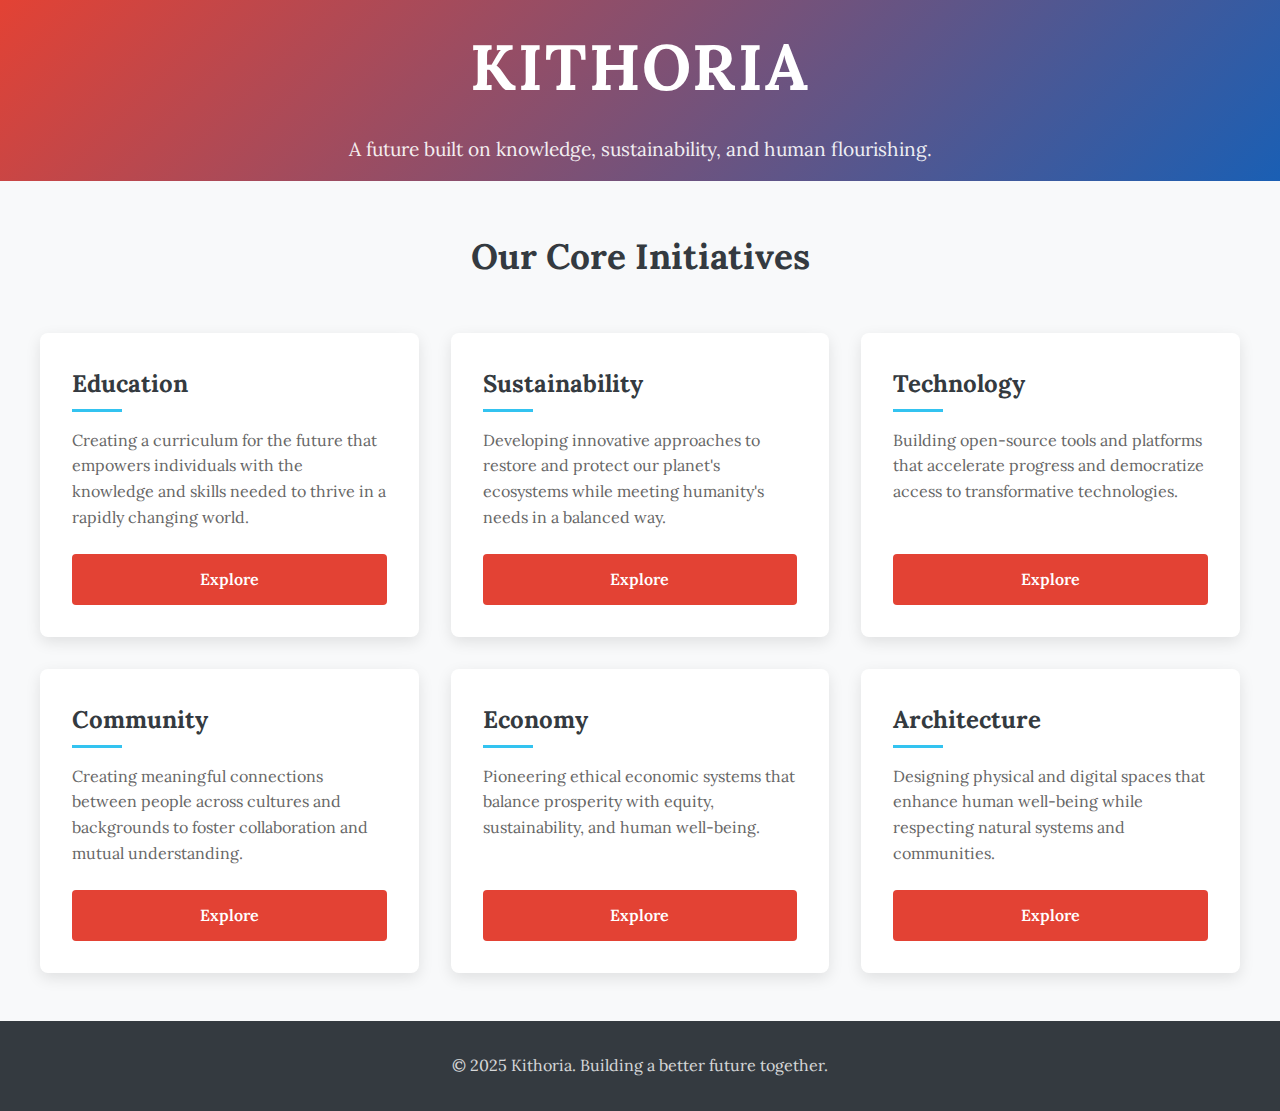
<file: index.html>
<!DOCTYPE html>
<html lang="en">
<head>
    <meta charset="UTF-8">
    <meta name="viewport" content="width=device-width, initial-scale=1.0">
    <title>Kithoria</title>
    <link href="https://fonts.googleapis.com/css2?family=Lora&display=swap" rel="stylesheet">
    <style>
        /* Global Styles */
        :root {
            --primary-color: #E34234;
            --secondary-color: #1a5fb4;
            --accent-color: #33c3f0;
            --light-color: #f8f9fa;
            --dark-color: #343a40;
            --transition: all 0.3s ease;
        }
        
        * {
            margin: 0;
            padding: 0;
            box-sizing: border-box;
        }
        
        body {
            font-family: 'Lora', serif; /* Changed to Lora */
            line-height: 1.6;
            color: #333;
            background-color: #f5f7fa;
        }
        
        a {
            text-decoration: none;
            color: var(--primary-color);
        }
        
        /* Header Styles */
        header {
            background: linear-gradient(135deg, var(--primary-color), var(--secondary-color));
            color: white;
            padding: 1rem 1rem; /* Reduced padding */
            text-align: center;
            box-shadow: 0 4px 6px rgba(0, 0, 0, 0.1);
        }
        
        header h1 {
            font-family: 'Lora', serif; /* Font changed */
            font-size: 4rem;
            margin-bottom: 1rem;
            letter-spacing: 2px;
            text-transform: uppercase;
        }
        
        header p {
            font-size: 1.2rem;
            max-width: 800px;
            margin: 0 auto;
            opacity: 0.9;
        }
        
        /* Hero Section */
        .hero {
            background-color: white;
            padding: 3rem 2rem; /* Reduced padding */
            text-align: center;
            border-bottom: 1px solid #eee;
        }
        
        .hero h2 {
            font-size: 2.5rem;
            margin-bottom: 1.5rem;
            color: var(--dark-color);
            max-width: 900px;
            margin-left: auto;
            margin-right: auto;
        }
        
        .hero p {
            font-size: 1.2rem;
            max-width: 700px;
            margin: 0 auto;
            color: #666;
        }
        
        /* Projects Section */
        .projects {
            padding: 3rem 2rem; /* Reduced padding */
            background-color: var(--light-color);
        }
        
        .projects h2 {
            text-align: center;
            font-size: 2.2rem;
            margin-bottom: 3rem;
            color: var(--dark-color);
        }
        
        .project-grid {
            display: grid;
            grid-template-columns: repeat(auto-fill, minmax(300px, 1fr));
            gap: 2rem;
            max-width: 1200px;
            margin: 0 auto;
        }
        
        .project-card {
            background-color: white;
            border-radius: 8px;
            overflow: hidden;
            box-shadow: 0 5px 15px rgba(0, 0, 0, 0.1);
            transition: var(--transition);
            padding: 2rem;
            display: flex;
            flex-direction: column;
        }
        
        .project-card:hover {
            transform: translateY(-10px);
            box-shadow: 0 15px 30px rgba(0, 0, 0, 0.15);
        }
        
        .project-card h3 {
            font-size: 1.5rem;
            margin-bottom: 1rem;
            color: var(--dark-color);
            position: relative;
            padding-bottom: 0.5rem;
        }
        
        .project-card h3::after {
            content: '';
            position: absolute;
            left: 0;
            bottom: 0;
            width: 50px;
            height: 3px;
            background-color: var(--accent-color);
        }
        
        .project-card p {
            margin-bottom: 1.5rem;
            flex-grow: 1;
            color: #666;
        }
        
        .button {
            display: inline-block;
            background-color: var(--primary-color);
            color: white;
            padding: 0.8rem 1.5rem;
            border-radius: 4px;
            font-weight: 600;
            transition: var(--transition);
            text-align: center;
        }
        
        .button:hover {
            background-color: var(--secondary-color);
            transform: scale(1.05);
        }
        
        /* Footer Styles */
        footer {
            background-color: var(--dark-color);
            color: white;
            text-align: center;
            padding: 2rem;
        }
        
        footer p {
            opacity: 0.8;
        }
        
        /* Responsive Adjustments */
        @media (max-width: 768px) {
            header h1 {
                font-size: 3rem;
            }
            
            .hero h2 {
                font-size: 2rem;
            }
            
            .project-grid {
                grid-template-columns: 1fr;
            }
        }
    </style>
</head>
<body>
    <header>
        <h1>KITHORIA</h1>
        <p>A future built on knowledge, sustainability, and human flourishing.</p>
    </header> 
    <section class="projects">
        <h2>Our Core Initiatives</h2>
        <div class="project-grid">
            <article class="project-card">
                <h3>Education</h3>
                <p>Creating a curriculum for the future that empowers individuals with the knowledge and skills needed to thrive in a rapidly changing world.</p>
                <a href="education/" class="button">Explore</a>
            </article>
            <article class="project-card">
                <h3>Sustainability</h3>
                <p>Developing innovative approaches to restore and protect our planet's ecosystems while meeting humanity's needs in a balanced way.</p>
                <a href="sustainability/" class="button">Explore</a>
            </article>
            <article class="project-card">
                <h3>Technology</h3>
                <p>Building open-source tools and platforms that accelerate progress and democratize access to transformative technologies.</p>
                <a href="technology/" class="button">Explore</a>
            </article>
            <article class="project-card">
                <h3>Community</h3>
                <p>Creating meaningful connections between people across cultures and backgrounds to foster collaboration and mutual understanding.</p>
                <a href="community/" class="button">Explore</a>
            </article>
            <article class="project-card">
                <h3>Economy</h3>
                <p>Pioneering ethical economic systems that balance prosperity with equity, sustainability, and human well-being.</p>
                <a href="economy/" class="button">Explore</a>
            </article>
            <article class="project-card">
                <h3>Architecture</h3>
                <p>Designing physical and digital spaces that enhance human well-being while respecting natural systems and communities.</p>
                <a href="architecture/" class="button">Explore</a>
            </article>
        </div>
    </section>
    <footer>
        <p>© 2025 Kithoria. Building a better future together.</p>
    </footer>
</body>
</html>
</file>
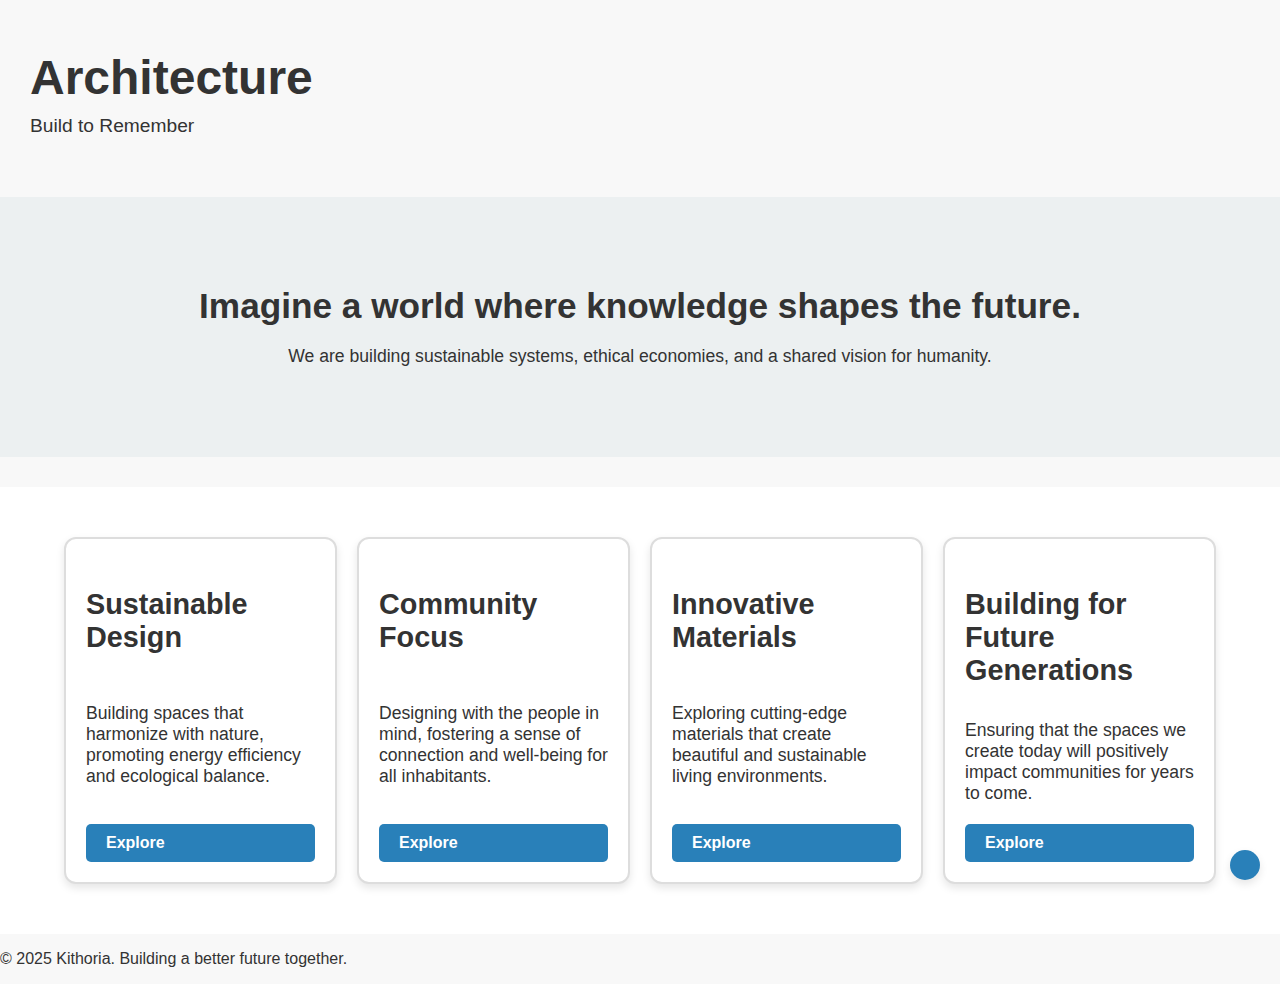
<file: architecture/index.html>
<!DOCTYPE html>
<html lang="en">
<head>
    <meta charset="UTF-8">
    <meta name="viewport" content="width=device-width, initial-scale=1.0">
    <title>Architecture</title>
    <link rel="stylesheet" href="style.css">
</head>
<body>

    <header>
        <h1>Architecture</h1>
        <p>Build to Remember</p>
    </header>

    <section class="hero">
        <h2>Imagine a world where knowledge shapes the future.</h2>
        <p>We are building sustainable systems, ethical economies, and a shared vision for humanity.</p>
    </section>

    <section class="cards-section">
        <div class="container">

            <!-- Card Grid for Content -->
            <div class="card-grid">
                <!-- Example Cards -->
                <div class="card">
                    <h3>Sustainable Design</h3>
                    <p>Building spaces that harmonize with nature, promoting energy efficiency and ecological balance.</p>
                    <a href="sustainable.html" class="card-btn">Explore</a>
                </div>
                <div class="card">
                    <h3>Community Focus</h3>
                    <p>Designing with the people in mind, fostering a sense of connection and well-being for all inhabitants.</p>
                    <a href="architecture/" class="card-btn">Explore</a>
                </div>
                <div class="card">
                    <h3>Innovative Materials</h3>
                    <p>Exploring cutting-edge materials that create beautiful and sustainable living environments.</p>
                    <a href="architecture/" class="card-btn">Explore</a>
                </div>
                <div class="card">
                    <h3>Building for Future Generations</h3>
                    <p>Ensuring that the spaces we create today will positively impact communities for years to come.</p>
                    <a href="architecture/" class="card-btn">Explore</a>
                </div>
                <!-- More cards can be added here -->
            </div>
        </div>
    </section>

    <footer>
        <p>© 2025 Kithoria. Building a better future together.</p>
    </footer>

    <a href="/Kithoria/index.html" class="floating-home-btn">
        <i class="fa fa-home"></i>
    </a>

</body>
</html>
</file>
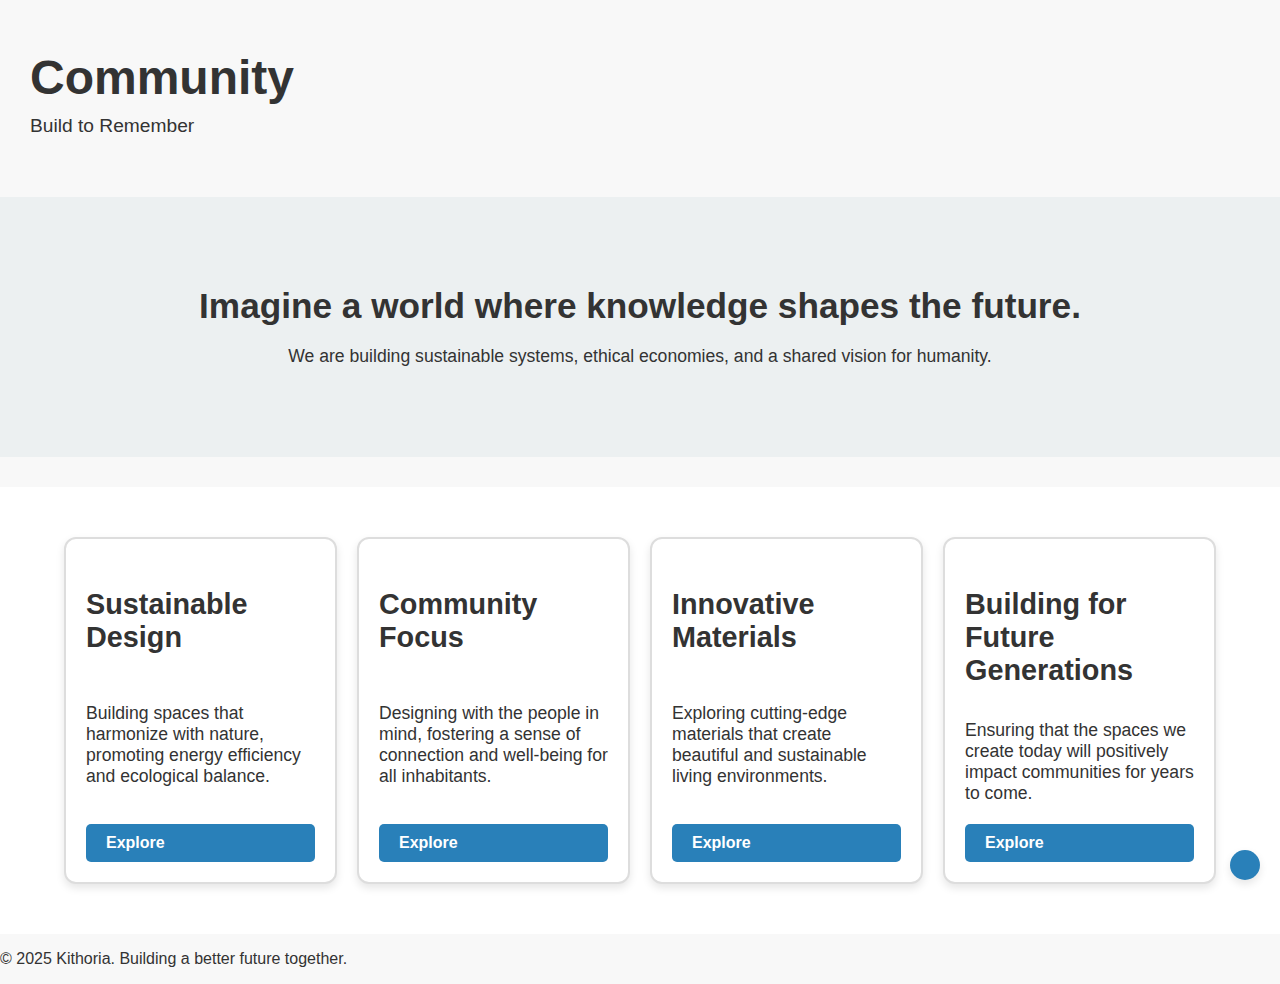
<file: community/index.html>
<!DOCTYPE html>
<html lang="en">
<head>
    <meta charset="UTF-8">
    <meta name="viewport" content="width=device-width, initial-scale=1.0">
    <title>Architecture</title>
<style>
body {
    font-family: Arial, sans-serif;
    margin: 0;
    padding: 0;
    background-color: #f8f8f8;
    color: #333;
}

.container {
    width: 90%;
    margin: 0 auto;
    max-width: 1200px;
}

header {
    text-align: left;
    padding: 50px 0;
    margin-left: 30px;
}

header h1 {
    margin: 0;
    font-size: 3rem;
    text-align: left;  /* Left align main title */
}

header p {
    margin: 10px 0;
    font-size: 1.2rem;
    text-align: left; /* Left align the byline */
}

.hero {
    background-color: #ecf0f1;
    padding: 60px 0;
    text-align: center;
}

.hero h2 {
    font-size: 2.2rem;
    margin-bottom: 20px;
}

.hero p {
    font-size: 1.1rem;
    margin-bottom: 30px;
}

.cards-section {
    padding: 50px 0;
    background-color: white;
    margin-top: 30px;
}

.section-title {
    font-size: 2.5rem;
    margin-bottom: 10px;
    text-align: left;
}

.section-byline {
    font-size: 1.3rem;
    color: #7f8c8d;
    text-align: left;
    margin-bottom: 30px;
}

.card-grid {
    display: grid;
    grid-template-columns: repeat(auto-fill, minmax(250px, 1fr));
    gap: 20px;
}

.card {
    background-color: #ffffff;
    border: 2px solid #ddd; /* Outline added */
    border-radius: 12px; /* Rounded corners */
    box-shadow: 0 4px 8px rgba(0, 0, 0, 0.1);
    padding: 20px;
    transition: transform 0.3s ease-in-out;
    display: flex;
    flex-direction: column;
    justify-content: space-between;
}

.card:hover {
    transform: translateY(-10px);
}

.card h3 {
    font-size: 1.8rem;
    margin-bottom: 15px;
}

.card p {
    font-size: 1.1rem;
    margin-bottom: 20px;
}

.card-btn {
    background-color: #2980b9;
    color: white;
    padding: 10px 20px;
    text-decoration: none;
    border-radius: 5px;
    font-weight: bold;
    display: inline-block;
}

.card-btn:hover {
    background-color: #16a085;
}

.floating-home-btn {
    position: fixed;
    bottom: 20px;
    right: 20px;
    background-color: #2980b9;
    color: white;
    padding: 15px;
    border-radius: 50%;
    box-shadow: 0 4px 8px rgba(0, 0, 0, 0.1);
    font-size: 1.5em;
    text-align: center;
    transition: background-color 0.3s ease;
    z-index: 1000;
}

.floating-home-btn:hover {
    background-color: #16a085;
}

.floating-home-btn i {
    font-size: 1.8em;
}
</style>
</head>
<body>

    <header>
        <h1>Community</h1>
        <p>Build to Remember</p>
    </header>

    <section class="hero">
        <h2>Imagine a world where knowledge shapes the future.</h2>
        <p>We are building sustainable systems, ethical economies, and a shared vision for humanity.</p>
    </section>

    <section class="cards-section">
        <div class="container">

            <!-- Card Grid for Content -->
            <div class="card-grid">
                <!-- Example Cards -->
                <div class="card">
                    <h3>Sustainable Design</h3>
                    <p>Building spaces that harmonize with nature, promoting energy efficiency and ecological balance.</p>
                    <a href="sustainable.html" class="card-btn">Explore</a>
                </div>
                <div class="card">
                    <h3>Community Focus</h3>
                    <p>Designing with the people in mind, fostering a sense of connection and well-being for all inhabitants.</p>
                    <a href="architecture/" class="card-btn">Explore</a>
                </div>
                <div class="card">
                    <h3>Innovative Materials</h3>
                    <p>Exploring cutting-edge materials that create beautiful and sustainable living environments.</p>
                    <a href="architecture/" class="card-btn">Explore</a>
                </div>
                <div class="card">
                    <h3>Building for Future Generations</h3>
                    <p>Ensuring that the spaces we create today will positively impact communities for years to come.</p>
                    <a href="architecture/" class="card-btn">Explore</a>
                </div>
                <!-- More cards can be added here -->
            </div>
        </div>
    </section>

    <footer>
        <p>© 2025 Kithoria. Building a better future together.</p>
    </footer>

    <a href="/Kithoria/index.html" class="floating-home-btn">
        <i class="fa fa-home"></i>
    </a>

</body>
</html>
</file>
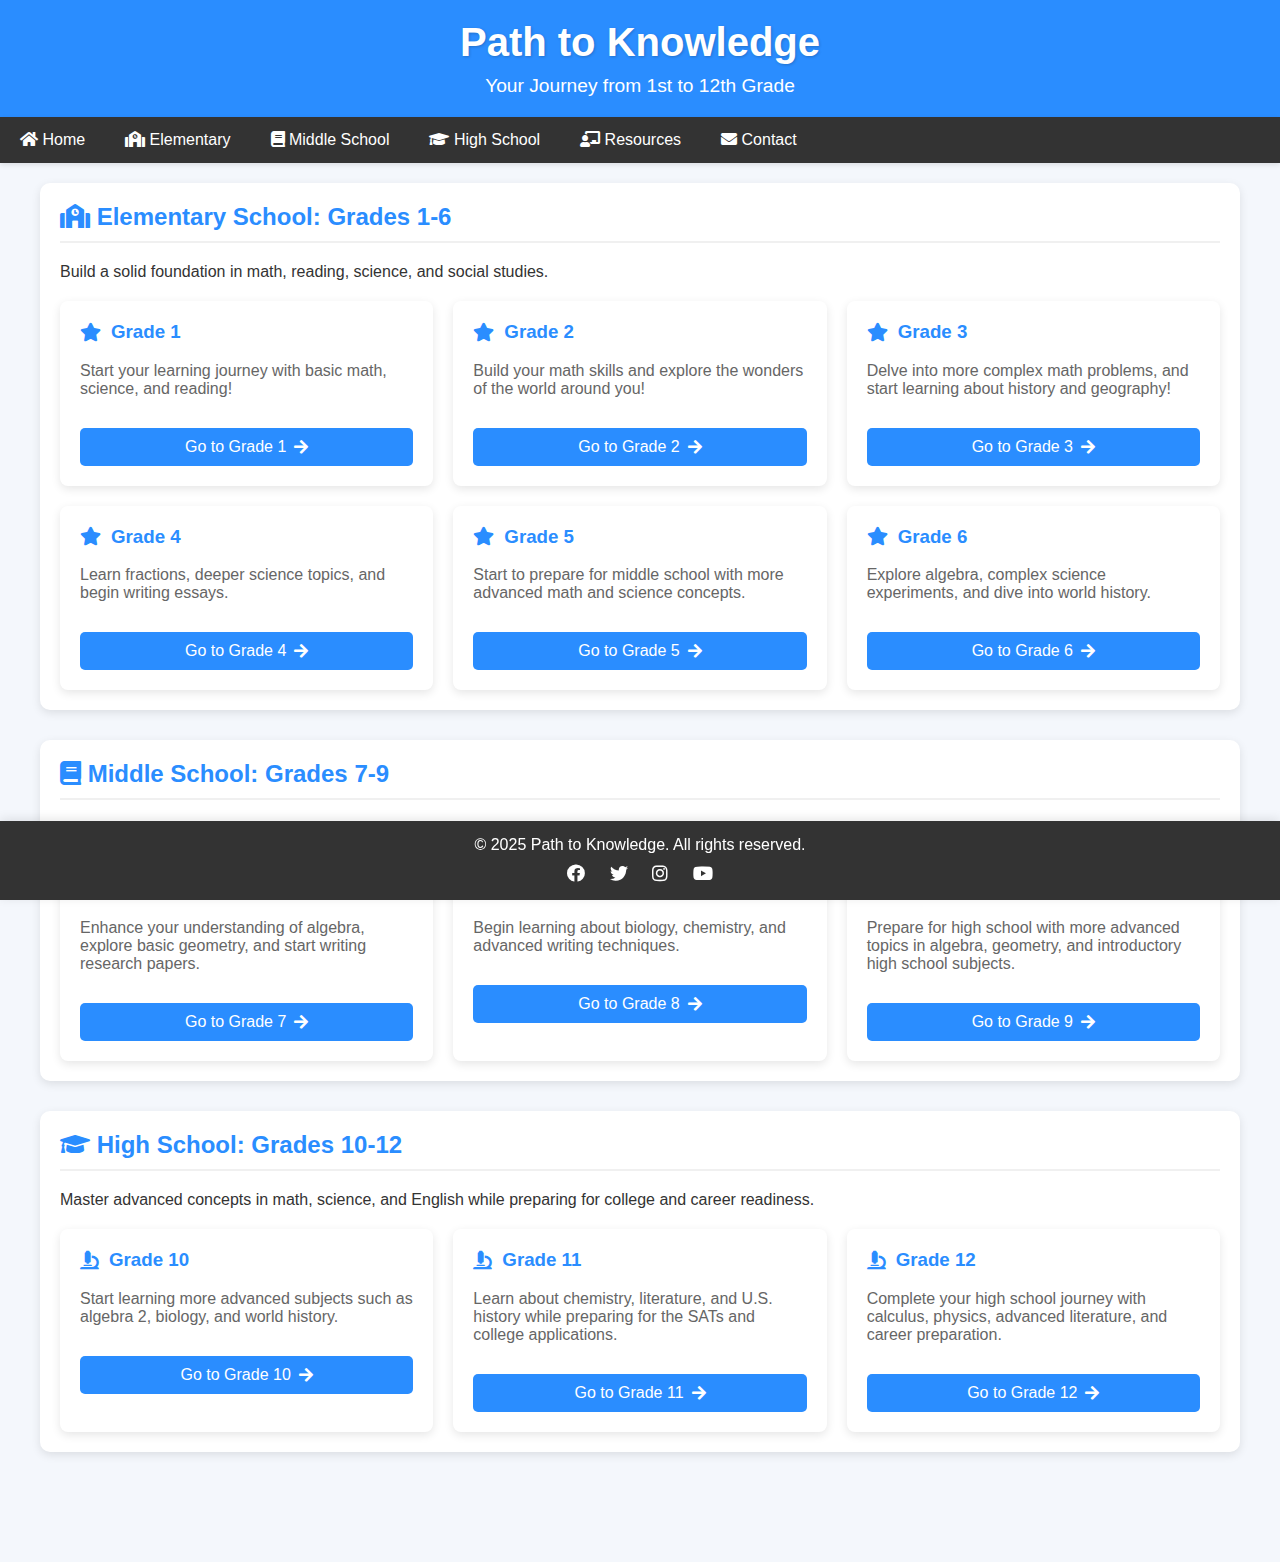
<file: Education/index.html>
<!DOCTYPE html>
<html lang="en">
<head>
    <meta charset="UTF-8">
    <meta name="viewport" content="width=device-width, initial-scale=1.0">
    <title>Path to Knowledge</title>
    <link rel="stylesheet" href="https://cdnjs.cloudflare.com/ajax/libs/font-awesome/5.15.4/css/all.min.css">
    <style>
        /* General styles */
        body {
            font-family: Arial, sans-serif;
            margin: 0;
            padding: 0;
            background-color: #f4f7fc;
            color: #333;
        }
        
        /* Header */
        header {
            background-color: #2a8dff;
            color: white;
            padding: 20px;
            text-align: center;
            box-shadow: 0 2px 10px rgba(0,0,0,0.1);
        }
        
        header h1 {
            margin: 0;
            font-size: 2.5em;
            text-shadow: 1px 1px 3px rgba(0,0,0,0.2);
        }
        
        header p {
            margin: 10px 0 0;
            font-size: 1.2em;
        }
        
        /* Navigation */
        nav {
            background-color: #333;
            overflow: hidden;
            box-shadow: 0 2px 5px rgba(0,0,0,0.1);
        }
        
        nav a {
            float: left;
            display: block;
            color: white;
            padding: 14px 20px;
            text-align: center;
            text-decoration: none;
            transition: all 0.3s ease;
        }
        
        nav a:hover {
            background-color: #ddd;
            color: black;
        }
        
        /* Mobile Hamburger Menu */
        .hamburger-menu {
            display: none;
            position: absolute;
            top: 20px;
            right: 20px;
            font-size: 30px;
            color: white;
            cursor: pointer;
            padding: 10px;
            background: none;
            border: none;
            z-index: 101;
        }
        
        .mobile-menu {
            display: none;
            flex-direction: column;
            align-items: center;
            background-color: #333;
            position: fixed;
            top: 0;
            left: 0;
            width: 100%;
            height: 100%;
            padding: 80px 15px 15px 15px;
            box-sizing: border-box;
            z-index: 100;
            overflow-y: auto;
        }
        
        .mobile-menu.open {
            display: flex;
        }
        
        .mobile-menu a {
            padding: 12px 25px;
            font-size: 18px;
            width: 80%;
            text-align: center;
            text-decoration: none;
            color: white;
            border-radius: 8px;
            margin-bottom: 10px;
            transition: all 0.3s ease;
            background-color: rgba(255,255,255,0.1);
        }
        
        .mobile-menu a:hover {
            background-color: #ddd;
            color: black;
        }
        
        /* Container for main content */
        .container {
            padding: 20px;
            max-width: 1200px;
            margin: 0 auto;
            margin-bottom: 60px; /* Space for footer */
        }
        
        /* School level sections */
        .school-level {
            background-color: white;
            border-radius: 10px;
            padding: 20px;
            margin-bottom: 30px;
            box-shadow: 0 3px 10px rgba(0,0,0,0.1);
        }
        
        .school-level h2 {
            color: #2a8dff;
            border-bottom: 2px solid #f0f0f0;
            padding-bottom: 10px;
            margin-top: 0;
        }
        
        /* Grade cards grid */
        .grade-grid {
            display: grid;
            grid-template-columns: repeat(auto-fill, minmax(300px, 1fr));
            gap: 20px;
            margin-top: 20px;
        }
        
        /* Grade section styling */
        .grade-section {
            background-color: #fff;
            border-radius: 8px;
            padding: 20px;
            box-shadow: 0 3px 10px rgba(0,0,0,0.1);
            transition: all 0.3s ease;
        }
        
        .grade-section:hover {
            transform: translateY(-5px);
            box-shadow: 0 8px 15px rgba(0,0,0,0.1);
        }
        
        .grade-section h3 {
            color: #2a8dff;
            margin-top: 0;
            display: flex;
            align-items: center;
        }
        
        .grade-section h3 i {
            margin-right: 10px;
        }
        
        .grade-section p {
            color: #666;
            margin-bottom: 20px;
        }
        
        /* Grade button styling */
        .grade-button {
            background-color: #2a8dff;
            color: white;
            padding: 10px 20px;
            border: none;
            border-radius: 5px;
            cursor: pointer;
            margin-top: 10px;
            transition: all 0.3s ease;
            font-size: 16px;
            display: inline-flex;
            align-items: center;
            justify-content: center;
            width: 100%;
        }
        
        .grade-button:hover {
            background-color: #1a70c4;
            transform: translateY(-3px);
            box-shadow: 0 4px 8px rgba(0,0,0,0.1);
        }
        
        .grade-button i {
            margin-left: 8px;
        }
        
        /* Footer styling */
        footer {
            background-color: #333;
            color: white;
            text-align: center;
            padding: 15px 0;
            position: fixed;
            bottom: 0;
            width: 100%;
            box-shadow: 0 -2px 10px rgba(0,0,0,0.1);
            z-index: 90;
        }
        
        footer p {
            margin: 0;
        }
        
        .social-icons {
            margin-top: 10px;
        }
        
        .social-icons a {
            color: white;
            margin: 0 10px;
            font-size: 18px;
            transition: color 0.3s ease;
        }
        
        .social-icons a:hover {
            color: #2a8dff;
        }
        
        /* Back to top button */
        .back-to-top {
            position: fixed;
            bottom: 70px;
            right: 20px;
            background-color: #2a8dff;
            color: white;
            border: none;
            border-radius: 50%;
            width: 50px;
            height: 50px;
            text-align: center;
            line-height: 50px;
            font-size: 20px;
            cursor: pointer;
            box-shadow: 0 2px 10px rgba(0,0,0,0.2);
            z-index: 99;
            opacity: 0;
            visibility: hidden;
            transition: all 0.3s ease;
        }
        
        .back-to-top.visible {
            opacity: 1;
            visibility: visible;
        }
        
        .back-to-top:hover {
            background-color: #1a70c4;
        }
        
        /* Responsive styles */
        @media (max-width: 768px) {
            .hamburger-menu {
                display: block;
            }
            
            nav {
                display: none;
            }
            
            .grade-grid {
                grid-template-columns: 1fr;
            }
            
            header h1 {
                font-size: 1.8em;
                margin-right: 40px;
            }
            
            .container {
                padding: 15px;
            }
        }
    </style>
</head>
<body>

<header>
    <h1>Path to Knowledge</h1>
    <p>Your Journey from 1st to 12th Grade</p>
    <button class="hamburger-menu" id="hamburger" onclick="toggleMenu()">&#9776;</button>
</header>

<nav>
    <a href="#"><i class="fas fa-home"></i> Home</a>
    <a href="#elementary"><i class="fas fa-school"></i> Elementary</a>
    <a href="#middle-school"><i class="fas fa-book"></i> Middle School</a>
    <a href="#high-school"><i class="fas fa-graduation-cap"></i> High School</a>
    <a href="#"><i class="fas fa-chalkboard-teacher"></i> Resources</a>
    <a href="#"><i class="fas fa-envelope"></i> Contact</a>
</nav>

<!-- Mobile menu -->
<div class="mobile-menu" id="mobile-menu">
    <a href="#"><i class="fas fa-home"></i> Home</a>
    <a href="#elementary"><i class="fas fa-school"></i> Elementary</a>
    <a href="#middle-school"><i class="fas fa-book"></i> Middle School</a>
    <a href="#high-school"><i class="fas fa-graduation-cap"></i> High School</a>
    <a href="#"><i class="fas fa-chalkboard-teacher"></i> Resources</a>
    <a href="#"><i class="fas fa-envelope"></i> Contact</a>
</div>

<div class="container">

    <!-- Elementary School (Grades 1-6) -->
    <section id="elementary" class="school-level">
        <h2><i class="fas fa-school"></i> Elementary School: Grades 1-6</h2>
        <p>Build a solid foundation in math, reading, science, and social studies.</p>

        <div class="grade-grid">
            <section class="grade-section" id="grade1">
                <h3><i class="fas fa-star"></i> Grade 1</h3>
                <p>Start your learning journey with basic math, science, and reading!</p>
                <button class="grade-button" onclick="window.location.href='grade1.html'">Go to Grade 1 <i class="fas fa-arrow-right"></i></button>
            </section>

            <section class="grade-section" id="grade2">
                <h3><i class="fas fa-star"></i> Grade 2</h3>
                <p>Build your math skills and explore the wonders of the world around you!</p>
                <button class="grade-button" onclick="window.location.href='grade2.html'">Go to Grade 2 <i class="fas fa-arrow-right"></i></button>
            </section>

            <section class="grade-section" id="grade3">
                <h3><i class="fas fa-star"></i> Grade 3</h3>
                <p>Delve into more complex math problems, and start learning about history and geography!</p>
                <button class="grade-button" onclick="window.location.href='grade3.html'">Go to Grade 3 <i class="fas fa-arrow-right"></i></button>
            </section>

            <section class="grade-section" id="grade4">
                <h3><i class="fas fa-star"></i> Grade 4</h3>
                <p>Learn fractions, deeper science topics, and begin writing essays.</p>
                <button class="grade-button" onclick="window.location.href='grade4.html'">Go to Grade 4 <i class="fas fa-arrow-right"></i></button>
            </section>

            <section class="grade-section" id="grade5">
                <h3><i class="fas fa-star"></i> Grade 5</h3>
                <p>Start to prepare for middle school with more advanced math and science concepts.</p>
                <button class="grade-button" onclick="window.location.href='grade5.html'">Go to Grade 5 <i class="fas fa-arrow-right"></i></button>
            </section>

            <section class="grade-section" id="grade6">
                <h3><i class="fas fa-star"></i> Grade 6</h3>
                <p>Explore algebra, complex science experiments, and dive into world history.</p>
                <button class="grade-button" onclick="window.location.href='grade6.html'">Go to Grade 6 <i class="fas fa-arrow-right"></i></button>
            </section>
        </div>
    </section>

    <!-- Middle School (Grades 7-9) -->
    <section id="middle-school" class="school-level">
        <h2><i class="fas fa-book"></i> Middle School: Grades 7-9</h2>
        <p>Enhance your skills in math, science, literature, and social studies while preparing for high school.</p>

        <div class="grade-grid">
            <section class="grade-section" id="grade7">
                <h3><i class="fas fa-pencil-alt"></i> Grade 7</h3>
                <p>Enhance your understanding of algebra, explore basic geometry, and start writing research papers.</p>
                <button class="grade-button" onclick="window.location.href='grade7.html'">Go to Grade 7 <i class="fas fa-arrow-right"></i></button>
            </section>

            <section class="grade-section" id="grade8">
                <h3><i class="fas fa-pencil-alt"></i> Grade 8</h3>
                <p>Begin learning about biology, chemistry, and advanced writing techniques.</p>
                <button class="grade-button" onclick="window.location.href='grade8.html'">Go to Grade 8 <i class="fas fa-arrow-right"></i></button>
            </section>

            <section class="grade-section" id="grade9">
                <h3><i class="fas fa-pencil-alt"></i> Grade 9</h3>
                <p>Prepare for high school with more advanced topics in algebra, geometry, and introductory high school subjects.</p>
                <button class="grade-button" onclick="window.location.href='grade9.html'">Go to Grade 9 <i class="fas fa-arrow-right"></i></button>
            </section>
        </div>
    </section>

    <!-- High School (Grades 10-12) -->
    <section id="high-school" class="school-level">
        <h2><i class="fas fa-graduation-cap"></i> High School: Grades 10-12</h2>
        <p>Master advanced concepts in math, science, and English while preparing for college and career readiness.</p>

        <div class="grade-grid">
            <section class="grade-section" id="grade10">
                <h3><i class="fas fa-microscope"></i> Grade 10</h3>
                <p>Start learning more advanced subjects such as algebra 2, biology, and world history.</p>
                <button class="grade-button" onclick="window.location.href='grade10.html'">Go to Grade 10 <i class="fas fa-arrow-right"></i></button>
            </section>

            <section class="grade-section" id="grade11">
                <h3><i class="fas fa-microscope"></i> Grade 11</h3>
                <p>Learn about chemistry, literature, and U.S. history while preparing for the SATs and college applications.</p>
                <button class="grade-button" onclick="window.location.href='grade11.html'">Go to Grade 11 <i class="fas fa-arrow-right"></i></button>
            </section>

            <section class="grade-section" id="grade12">
                <h3><i class="fas fa-microscope"></i> Grade 12</h3>
                <p>Complete your high school journey with calculus, physics, advanced literature, and career preparation.</p>
                <button class="grade-button" onclick="window.location.href='grade12.html'">Go to Grade 12 <i class="fas fa-arrow-right"></i></button>
            </section>
        </div>
    </section>

</div>

<!-- Back to top button -->
<a href="#" class="back-to-top" id="back-to-top"><i class="fas fa-arrow-up"></i></a>

<footer>
    <p>&copy; 2025 Path to Knowledge. All rights reserved.</p>
    <div class="social-icons">
        <a href="#"><i class="fab fa-facebook"></i></a>
        <a href="#"><i class="fab fa-twitter"></i></a>
        <a href="#"><i class="fab fa-instagram"></i></a>
        <a href="#"><i class="fab fa-youtube"></i></a>
    </div>
</footer>

<script>
    // Toggle mobile menu
    function toggleMenu() {
        const menu = document.getElementById('mobile-menu');
        const hamburger = document.getElementById('hamburger');
        menu.classList.toggle('open');
        
        if(menu.classList.contains('open')) {
            hamburger.innerHTML = '&#10006;'; // X symbol
        } else {
            hamburger.innerHTML = '&#9776;'; // Hamburger icon
        }
    }
    
    // Back to top button visibility
    window.onscroll = function() {
        const backToTop = document.getElementById('back-to-top');
        if (document.body.scrollTop > 200 || document.documentElement.scrollTop > 200) {
            backToTop.classList.add('visible');
        } else {
            backToTop.classList.remove('visible');
        }
    };
    
    // Smooth scrolling for anchor links
    document.querySelectorAll('a[href^="#"]').forEach(anchor => {
        anchor.addEventListener('click', function(e) {
            e.preventDefault();
            const target = document.querySelector(this.getAttribute('href'));
            if (target) {
                window.scrollTo({
                    top: target.offsetTop,
                    behavior: 'smooth'
                });
            }
        });
    });
</script>

</body>
</html>
</file>
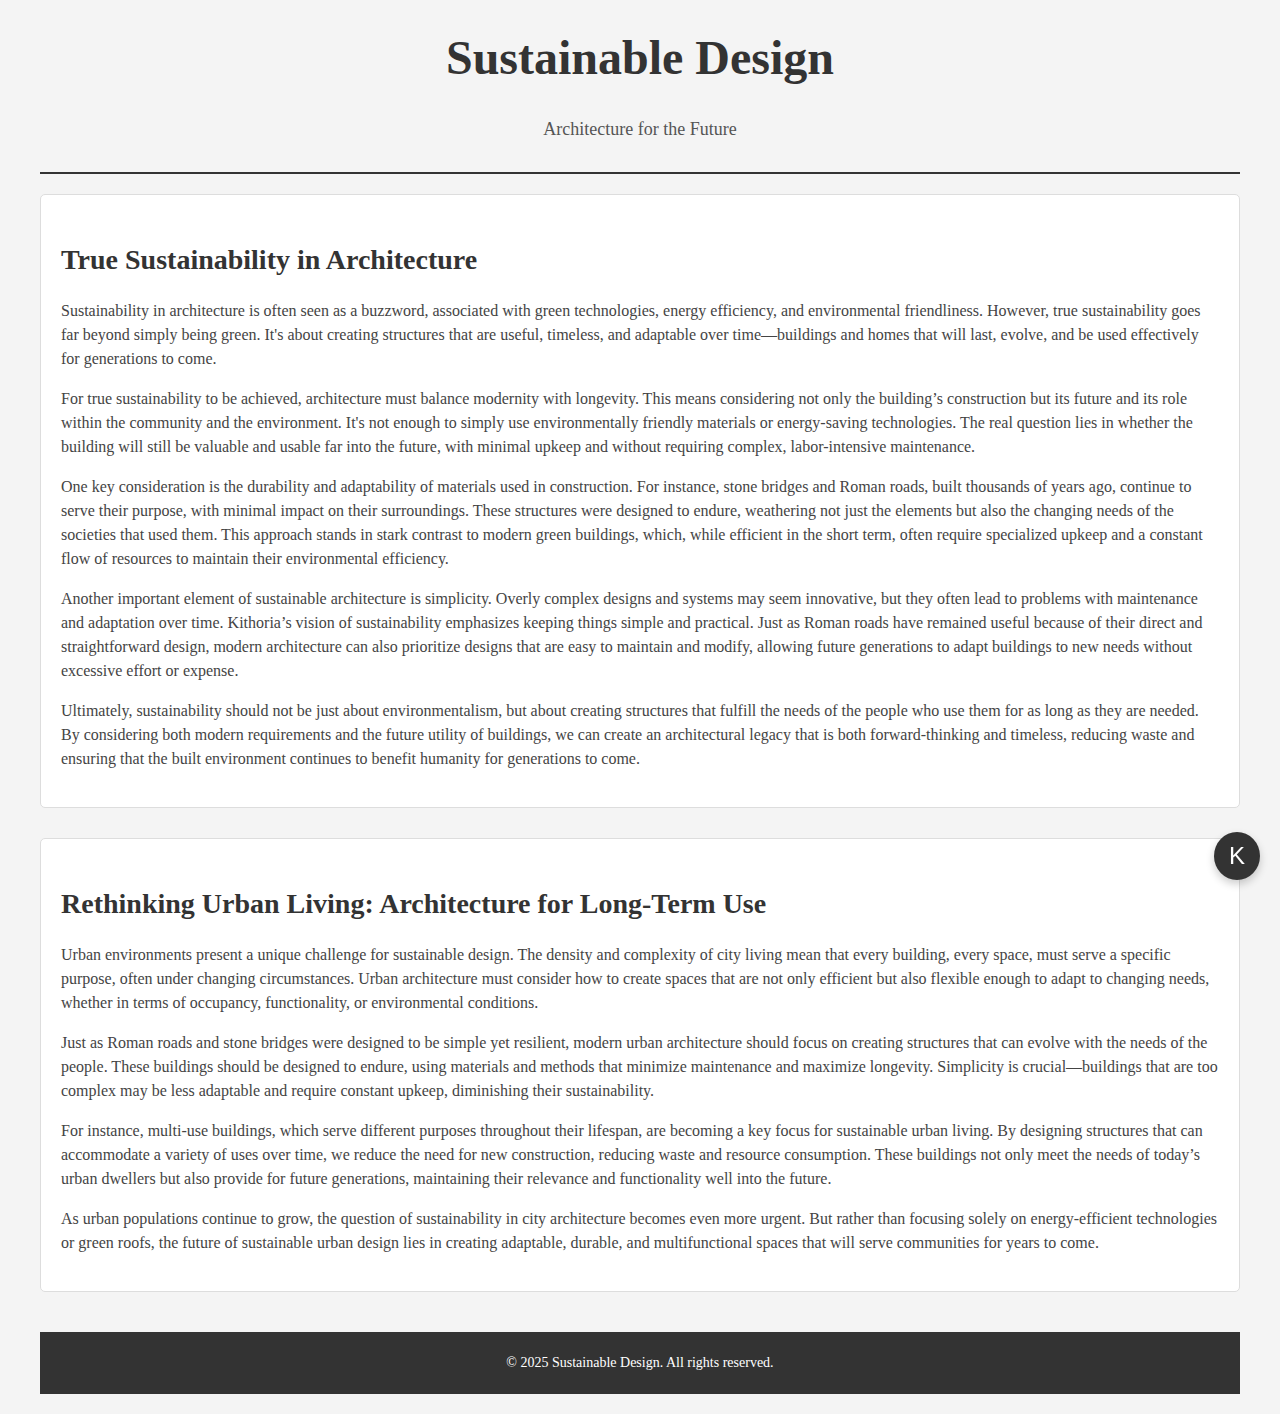
<file: architecture/sustainable.html>
<!DOCTYPE html>
<html lang="en">
<head>
    <meta charset="UTF-8">
    <meta name="viewport" content="width=device-width, initial-scale=1.0">
    <title>Sustainable Design: Architecture for the Future</title>
    <style>
        /* General Body Styling */
        body {
            font-family: 'Times New Roman', Times, serif;
            margin: 0;
            padding: 0;
            background-color: #f4f4f4;
            color: #333;
            line-height: 1.6;
        }

        /* Page Layout */
        .container {
            max-width: 1200px;
            margin: 0 auto;
            padding: 20px;
        }

        /* Header Section */
        header {
            text-align: center;
            margin-bottom: 20px;
            padding-bottom: 10px;
            border-bottom: 2px solid #333;
        }

        header h1 {
            font-size: 48px;
            font-weight: bold;
            margin: 0;
        }

        header p {
            font-size: 18px;
            color: #555;
        }

        /* Main Content Layout (One Column) */
        .main-content {
            display: flex;
            flex-direction: column;
            gap: 30px;
        }

        /* Articles */
        .article {
            background-color: white;
            padding: 20px;
            border-radius: 5px;
            border: 1px solid #ddd;
        }

        .article h2 {
            font-size: 28px;
            font-weight: bold;
            margin-bottom: 10px;
        }

        .article p {
            font-size: 16px;
            color: #444;
            line-height: 1.5;
        }

        /* Footer Section */
        footer {
            text-align: center;
            padding: 20px 0;
            background-color: #333;
            color: white;
            margin-top: 40px;
        }

        footer p {
            margin: 0;
            font-size: 14px;
        }

        /* Floating Button Styling */
        .floating-button {
            position: fixed;
            bottom: 20px;
            right: 20px;
            background-color: #333;
            color: white;
            padding: 10px 15px;
            border-radius: 50%;
            font-size: 24px;
            border: none;
            cursor: pointer;
            z-index: 1000;
            box-shadow: 0 4px 8px rgba(0, 0, 0, 0.2);
        }

        .floating-button:hover {
            background-color: #555;
        }

        /* Responsive Design */
        @media screen and (max-width: 768px) {
            .container {
                padding: 10px;
            }
        }
    </style>
</head>
<body>

    <div class="container">
        <!-- Header Section -->
        <header>
            <h1>Sustainable Design</h1>
            <p>Architecture for the Future</p>
        </header>

        <!-- Main Content Section -->
        <div class="main-content">
            <!-- Sustainability Section -->
            <div class="article">
                <h2>True Sustainability in Architecture</h2>
                <p>Sustainability in architecture is often seen as a buzzword, associated with green technologies, energy efficiency, and environmental friendliness. However, true sustainability goes far beyond simply being green. It's about creating structures that are useful, timeless, and adaptable over time—buildings and homes that will last, evolve, and be used effectively for generations to come.</p>

                <p>For true sustainability to be achieved, architecture must balance modernity with longevity. This means considering not only the building’s construction but its future and its role within the community and the environment. It's not enough to simply use environmentally friendly materials or energy-saving technologies. The real question lies in whether the building will still be valuable and usable far into the future, with minimal upkeep and without requiring complex, labor-intensive maintenance.</p>

                <p>One key consideration is the durability and adaptability of materials used in construction. For instance, stone bridges and Roman roads, built thousands of years ago, continue to serve their purpose, with minimal impact on their surroundings. These structures were designed to endure, weathering not just the elements but also the changing needs of the societies that used them. This approach stands in stark contrast to modern green buildings, which, while efficient in the short term, often require specialized upkeep and a constant flow of resources to maintain their environmental efficiency.</p>

                <p>Another important element of sustainable architecture is simplicity. Overly complex designs and systems may seem innovative, but they often lead to problems with maintenance and adaptation over time. Kithoria’s vision of sustainability emphasizes keeping things simple and practical. Just as Roman roads have remained useful because of their direct and straightforward design, modern architecture can also prioritize designs that are easy to maintain and modify, allowing future generations to adapt buildings to new needs without excessive effort or expense.</p>

                <p>Ultimately, sustainability should not be just about environmentalism, but about creating structures that fulfill the needs of the people who use them for as long as they are needed. By considering both modern requirements and the future utility of buildings, we can create an architectural legacy that is both forward-thinking and timeless, reducing waste and ensuring that the built environment continues to benefit humanity for generations to come.</p>
            </div>

            <div class="article">
                <h2>Rethinking Urban Living: Architecture for Long-Term Use</h2>
                <p>Urban environments present a unique challenge for sustainable design. The density and complexity of city living mean that every building, every space, must serve a specific purpose, often under changing circumstances. Urban architecture must consider how to create spaces that are not only efficient but also flexible enough to adapt to changing needs, whether in terms of occupancy, functionality, or environmental conditions.</p>

                <p>Just as Roman roads and stone bridges were designed to be simple yet resilient, modern urban architecture should focus on creating structures that can evolve with the needs of the people. These buildings should be designed to endure, using materials and methods that minimize maintenance and maximize longevity. Simplicity is crucial—buildings that are too complex may be less adaptable and require constant upkeep, diminishing their sustainability.</p>

                <p>For instance, multi-use buildings, which serve different purposes throughout their lifespan, are becoming a key focus for sustainable urban living. By designing structures that can accommodate a variety of uses over time, we reduce the need for new construction, reducing waste and resource consumption. These buildings not only meet the needs of today’s urban dwellers but also provide for future generations, maintaining their relevance and functionality well into the future.</p>

                <p>As urban populations continue to grow, the question of sustainability in city architecture becomes even more urgent. But rather than focusing solely on energy-efficient technologies or green roofs, the future of sustainable urban design lies in creating adaptable, durable, and multifunctional spaces that will serve communities for years to come.</p>
            </div>
        </div>

        <!-- Footer Section -->
        <footer>
            <p>&copy; 2025 Sustainable Design. All rights reserved.</p>
        </footer>
    </div>

    <!-- Floating Button (Kithoria Logo) -->
    <button class="floating-button" onclick="window.location.href='index.html';">
        <!-- Placeholder for Kithoria Logo, replace with actual logo icon or image -->
        <span style="font-size: 24px;">K</span>
    </button>

</body>
</html>
</file>
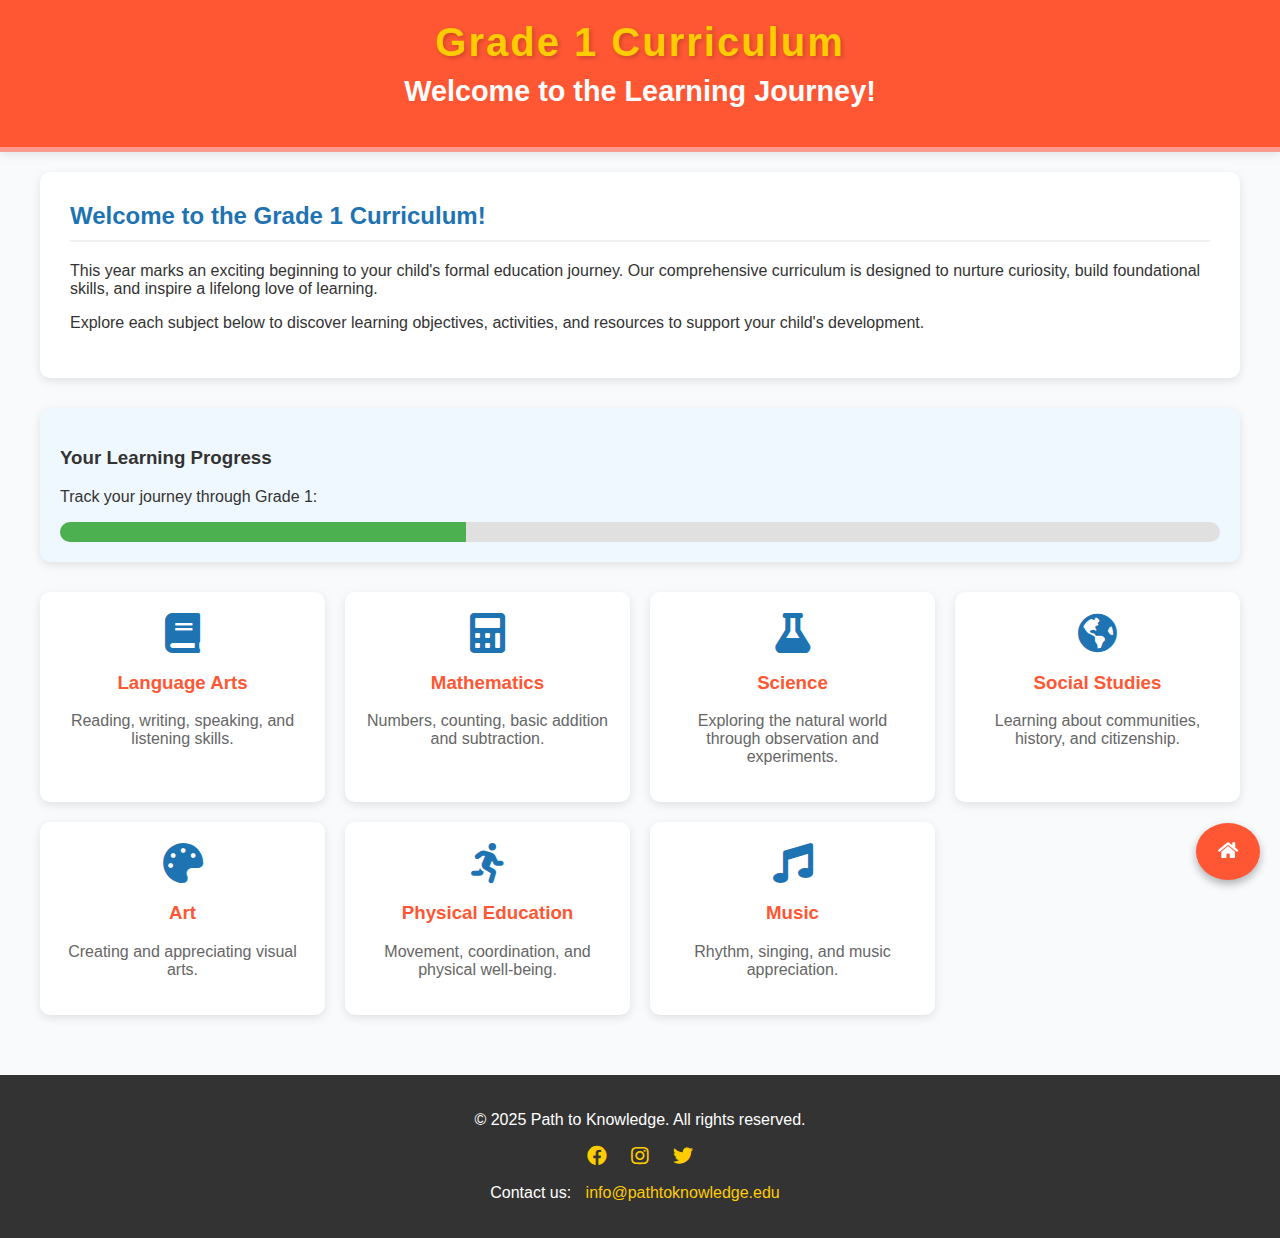
<file: Education/grade1.html>
<!DOCTYPE html>
<html lang="en">
<head>
    <meta charset="UTF-8">
    <meta name="viewport" content="width=device-width, initial-scale=1.0">
    <title>Grade 1</title>
    <style>
        /* General styles */
        body {
            font-family: 'Arial', sans-serif;
            margin: 0;
            padding: 0;
            background-color: #f9fafc;
            color: #333;
        }

        /* Container for main content */
        .container {
            padding: 20px;
            max-width: 1200px;
            margin: 0 auto;
        }

        /* Header */
        header {
            background-color: #FF5733; /* Primary Red */
            color: white;
            padding: 20px;
            text-align: center;
            border-bottom: 5px solid #ff9b8f; /* Light Red border */
            position: relative; /* For proper positioning of hamburger menu */
            box-shadow: 0 2px 10px rgba(0,0,0,0.1);
        }

        header .logo {
            font-size: 2.5em;
            font-weight: bold;
            color: #ffcc00; /* Yellow */
            letter-spacing: 2px;
            text-shadow: 2px 2px 4px rgba(0,0,0,0.2);
        }

        header h1 {
            font-size: 1.8em;
            margin-top: 10px;
        }

        /* Hamburger Menu */
        .hamburger-menu {
            display: none; /* Hidden by default, will show on mobile */
            position: absolute;
            top: 20px;
            right: 20px;
            font-size: 30px;
            color: white;
            cursor: pointer;
            padding: 10px;
            background: none;
            border: none;
            z-index: 101;
            transition: transform 0.3s ease;
        }
        
        .hamburger-menu:hover {
            transform: scale(1.1);
        }

        /* Mobile Menu */
        .mobile-menu {
            display: none; /* Hidden by default */
            flex-direction: column;
            align-items: center;
            background-color: #1e73b2;
            position: fixed; /* Changed to fixed for better behavior */
            top: 0;
            left: 0;
            width: 100%;
            height: 100%;
            padding: 80px 15px 15px 15px; /* Added top padding for header */
            box-sizing: border-box;
            z-index: 100;
            overflow-y: auto; /* Allow scrolling if needed */
            transition: opacity 0.3s ease;
            opacity: 0;
        }

        .mobile-menu.open {
            display: flex; /* Show when open class is applied */
            opacity: 1;
        }

        .mobile-menu a {
            padding: 12px 25px;
            font-size: 18px;
            width: 80%;
            text-align: center;
            text-decoration: none;
            color: white;
            border-radius: 8px;
            margin-bottom: 10px;
            transition: all 0.3s ease;
            background-color: rgba(255,255,255,0.1);
        }

        .mobile-menu a:hover {
            background-color: #ffcc00; /* Hover to Yellow */
            color: #333;
            transform: translateY(-3px);
            box-shadow: 0 4px 8px rgba(0,0,0,0.2);
        }

        /* Subject cards */
        .subject-grid {
            display: grid;
            grid-template-columns: repeat(auto-fill, minmax(280px, 1fr));
            gap: 20px;
            margin-top: 30px;
        }

        .subject-card {
            background-color: white;
            border-radius: 10px;
            padding: 20px;
            box-shadow: 0 3px 10px rgba(0,0,0,0.1);
            transition: all 0.3s ease;
            text-align: center;
        }

        .subject-card:hover {
            transform: translateY(-5px);
            box-shadow: 0 8px 15px rgba(0,0,0,0.1);
        }

        .subject-card h3 {
            color: #FF5733;
            margin-top: 0;
        }

        .subject-card p {
            color: #666;
        }

        .subject-icon {
            font-size: 40px;
            margin-bottom: 15px;
            color: #1e73b2;
        }

        /* Welcome section */
        .welcome-section {
            background-color: white;
            border-radius: 10px;
            padding: 30px;
            margin-bottom: 30px;
            box-shadow: 0 3px 10px rgba(0,0,0,0.1);
        }

        .welcome-section h2 {
            color: #1e73b2;
            margin-top: 0;
            border-bottom: 2px solid #f0f0f0;
            padding-bottom: 10px;
        }

        /* Floating button */
        .floating-btn {
            position: fixed;
            bottom: 20px;
            right: 20px;
            background-color: #FF5733; /* Red */
            color: white;
            border: none;
            padding: 18px 22px;
            font-size: 18px;
            border-radius: 50%;
            box-shadow: 0px 4px 8px rgba(0, 0, 0, 0.3);
            cursor: pointer;
            transition: all 0.3s ease;
            z-index: 99; /* Below menu but above content */
        }

        .floating-btn:hover {
            background-color: #ff9b8f; /* Lighter Red */
            transform: translateY(-3px);
            box-shadow: 0px 6px 12px rgba(0, 0, 0, 0.3);
        }

        /* Progress section */
        .progress-section {
            background-color: #f0f8ff;
            border-radius: 10px;
            padding: 20px;
            margin: 30px 0;
            box-shadow: 0 3px 10px rgba(0,0,0,0.1);
        }

        .progress-bar {
            height: 20px;
            background-color: #e0e0e0;
            border-radius: 10px;
            margin-top: 10px;
            overflow: hidden;
        }

        .progress-fill {
            height: 100%;
            background-color: #4CAF50;
            width: 0%;
            transition: width 1s ease;
        }

        /* Footer styles */
        footer {
            background-color: #333;
            color: white;
            text-align: center;
            padding: 20px;
            margin-top: 40px;
        }

        footer a {
            color: #ffcc00;
            text-decoration: none;
            margin: 0 10px;
            transition: color 0.3s ease;
        }

        footer a:hover {
            color: #FF5733;
            text-decoration: underline;
        }

        .social-icons {
            margin-top: 15px;
        }

        .social-icons a {
            display: inline-block;
            margin: 0 10px;
            font-size: 20px;
        }

        /* Responsive styles */
        @media (max-width: 768px) {
            .hamburger-menu {
                display: block; /* Show hamburger icon on mobile */
            }

            header h1 {
                margin-right: 50px; /* Make space for hamburger icon */
                margin-left: 50px;
            }

            .floating-btn {
                bottom: 10px;
                right: 10px;
                padding: 15px 20px;
            }

            .subject-grid {
                grid-template-columns: 1fr;
            }
        }
    </style>
    <!-- Font Awesome for icons -->
    <link rel="stylesheet" href="https://cdnjs.cloudflare.com/ajax/libs/font-awesome/5.15.4/css/all.min.css">
</head>
<body>

<header>
    <div class="logo">Grade 1 Curriculum</div>
    <h1>Welcome to the Learning Journey!</h1>
    <!-- Hamburger menu button -->
    <button class="hamburger-menu" id="hamburger" onclick="toggleMenu()">&#9776;</button>
</header>

<!-- Mobile menu -->
<div class="mobile-menu" id="mobile-menu">
    <a href="grade_one/index.html"><i class="fas fa-home"></i> Home</a>
    <a href="grade_one/language-arts.html"><i class="fas fa-book"></i> Language Arts</a>
    <a href="grade_one/math.html"><i class="fas fa-calculator"></i> Mathematics</a>
    <a href="grade_one/science.html"><i class="fas fa-flask"></i> Science</a>
    <a href="grade_one/social-studies.html"><i class="fas fa-globe-americas"></i> Social Studies</a>
    <a href="grade_one/art.html"><i class="fas fa-palette"></i> Art</a>
    <a href="grade_one/pe.html"><i class="fas fa-running"></i> Physical Education</a>
    <a href="grade_one/music.html"><i class="fas fa-music"></i> Music</a>
    <a href="grade_one/progress.html"><i class="fas fa-chart-line"></i> Track Progress</a>
</div>

<div class="container">
    <div class="welcome-section">
        <h2>Welcome to the Grade 1 Curriculum!</h2>
        <p>This year marks an exciting beginning to your child's formal education journey. Our comprehensive curriculum is designed to nurture curiosity, build foundational skills, and inspire a lifelong love of learning.</p>
        <p>Explore each subject below to discover learning objectives, activities, and resources to support your child's development.</p>
    </div>

    <div class="progress-section">
        <h3>Your Learning Progress</h3>
        <p>Track your journey through Grade 1:</p>
        <div class="progress-bar">
            <div class="progress-fill" id="progress-fill"></div>
        </div>
    </div>

    <div class="subject-grid">
        <div class="subject-card" onclick="window.location.href='grade_one/language-arts.html'">
            <div class="subject-icon"><i class="fas fa-book"></i></div>
            <h3>Language Arts</h3>
            <p>Reading, writing, speaking, and listening skills.</p>
        </div>

        <div class="subject-card" onclick="window.location.href='grade_one/math.html'">
            <div class="subject-icon"><i class="fas fa-calculator"></i></div>
            <h3>Mathematics</h3>
            <p>Numbers, counting, basic addition and subtraction.</p>
        </div>

        <div class="subject-card" onclick="window.location.href='grade_one/science.html'">
            <div class="subject-icon"><i class="fas fa-flask"></i></div>
            <h3>Science</h3>
            <p>Exploring the natural world through observation and experiments.</p>
        </div>

        <div class="subject-card" onclick="window.location.href='grade_one/social-studies.html'">
            <div class="subject-icon"><i class="fas fa-globe-americas"></i></div>
            <h3>Social Studies</h3>
            <p>Learning about communities, history, and citizenship.</p>
        </div>

        <div class="subject-card" onclick="window.location.href='grade_one/art.html'">
            <div class="subject-icon"><i class="fas fa-palette"></i></div>
            <h3>Art</h3>
            <p>Creating and appreciating visual arts.</p>
        </div>

        <div class="subject-card" onclick="window.location.href='grade_one/pe.html'">
            <div class="subject-icon"><i class="fas fa-running"></i></div>
            <h3>Physical Education</h3>
            <p>Movement, coordination, and physical well-being.</p>
        </div>

        <div class="subject-card" onclick="window.location.href='grade_one/music.html'">
            <div class="subject-icon"><i class="fas fa-music"></i></div>
            <h3>Music</h3>
            <p>Rhythm, singing, and music appreciation.</p>
        </div>
    </div>
</div>

<!-- Floating Button -->
<button class="floating-btn" onclick="window.location.href='grade_one/index.html'"><i class="fas fa-home"></i></button>

<footer>
    <p>&copy; 2025 Path to Knowledge. All rights reserved.</p>
    <div class="social-icons">
        <a href="#"><i class="fab fa-facebook"></i></a>
        <a href="#"><i class="fab fa-instagram"></i></a>
        <a href="#"><i class="fab fa-twitter"></i></a>
    </div>
    <p>Contact us: <a href="mailto:info@pathtoknowledge.edu">info@pathtoknowledge.edu</a></p>
</footer>

<script>
    // Toggle mobile menu visibility
    function toggleMenu() {
        const menu = document.getElementById('mobile-menu');
        const hamburger = document.getElementById('hamburger');
        menu.classList.toggle('open');
        
        // Change hamburger icon to an "X" when menu is open
        if(menu.classList.contains('open')) {
            hamburger.innerHTML = '&#10006;'; // "X" symbol
        } else {
            hamburger.innerHTML = '&#9776;'; // Hamburger icon
        }
    }

    // Simulate progress (for demo purposes)
    window.onload = function() {
        setTimeout(function() {
            document.getElementById('progress-fill').style.width = '35%';
        }, 500);
    };

    // Add smooth scrolling to all links
    document.querySelectorAll('a[href^="#"]').forEach(anchor => {
        anchor.addEventListener('click', function (e) {
            e.preventDefault();

            document.querySelector(this.getAttribute('href')).scrollIntoView({
                behavior: 'smooth'
            });
        });
    });
</script>

</body>
</html>
</file>
<file: architecture/style.css>
/* Global Styles */
body {
    font-family: Arial, sans-serif;
    margin: 0;
    padding: 0;
    background-color: #f8f8f8;
    color: #333;
}

.container {
    width: 90%;
    margin: 0 auto;
    max-width: 1200px;
}

header {
    text-align: left;
    padding: 50px 0;
    margin-left: 30px;
}

header h1 {
    margin: 0;
    font-size: 3rem;
    text-align: left;  /* Left align main title */
}

header p {
    margin: 10px 0;
    font-size: 1.2rem;
    text-align: left; /* Left align the byline */
}

.hero {
    background-color: #ecf0f1;
    padding: 60px 0;
    text-align: center;
}

.hero h2 {
    font-size: 2.2rem;
    margin-bottom: 20px;
}

.hero p {
    font-size: 1.1rem;
    margin-bottom: 30px;
}

.cards-section {
    padding: 50px 0;
    background-color: white;
    margin-top: 30px;
}

.section-title {
    font-size: 2.5rem;
    margin-bottom: 10px;
    text-align: left;
}

.section-byline {
    font-size: 1.3rem;
    color: #7f8c8d;
    text-align: left;
    margin-bottom: 30px;
}

.card-grid {
    display: grid;
    grid-template-columns: repeat(auto-fill, minmax(250px, 1fr));
    gap: 20px;
}

.card {
    background-color: #ffffff;
    border: 2px solid #ddd; /* Outline added */
    border-radius: 12px; /* Rounded corners */
    box-shadow: 0 4px 8px rgba(0, 0, 0, 0.1);
    padding: 20px;
    transition: transform 0.3s ease-in-out;
    display: flex;
    flex-direction: column;
    justify-content: space-between;
}

.card:hover {
    transform: translateY(-10px);
}

.card h3 {
    font-size: 1.8rem;
    margin-bottom: 15px;
}

.card p {
    font-size: 1.1rem;
    margin-bottom: 20px;
}

.card-btn {
    background-color: #2980b9;
    color: white;
    padding: 10px 20px;
    text-decoration: none;
    border-radius: 5px;
    font-weight: bold;
    display: inline-block;
}

.card-btn:hover {
    background-color: #16a085;
}

.floating-home-btn {
    position: fixed;
    bottom: 20px;
    right: 20px;
    background-color: #2980b9;
    color: white;
    padding: 15px;
    border-radius: 50%;
    box-shadow: 0 4px 8px rgba(0, 0, 0, 0.1);
    font-size: 1.5em;
    text-align: center;
    transition: background-color 0.3s ease;
    z-index: 1000;
}

.floating-home-btn:hover {
    background-color: #16a085;
}

.floating-home-btn i {
    font-size: 1.8em;
}
</file>
